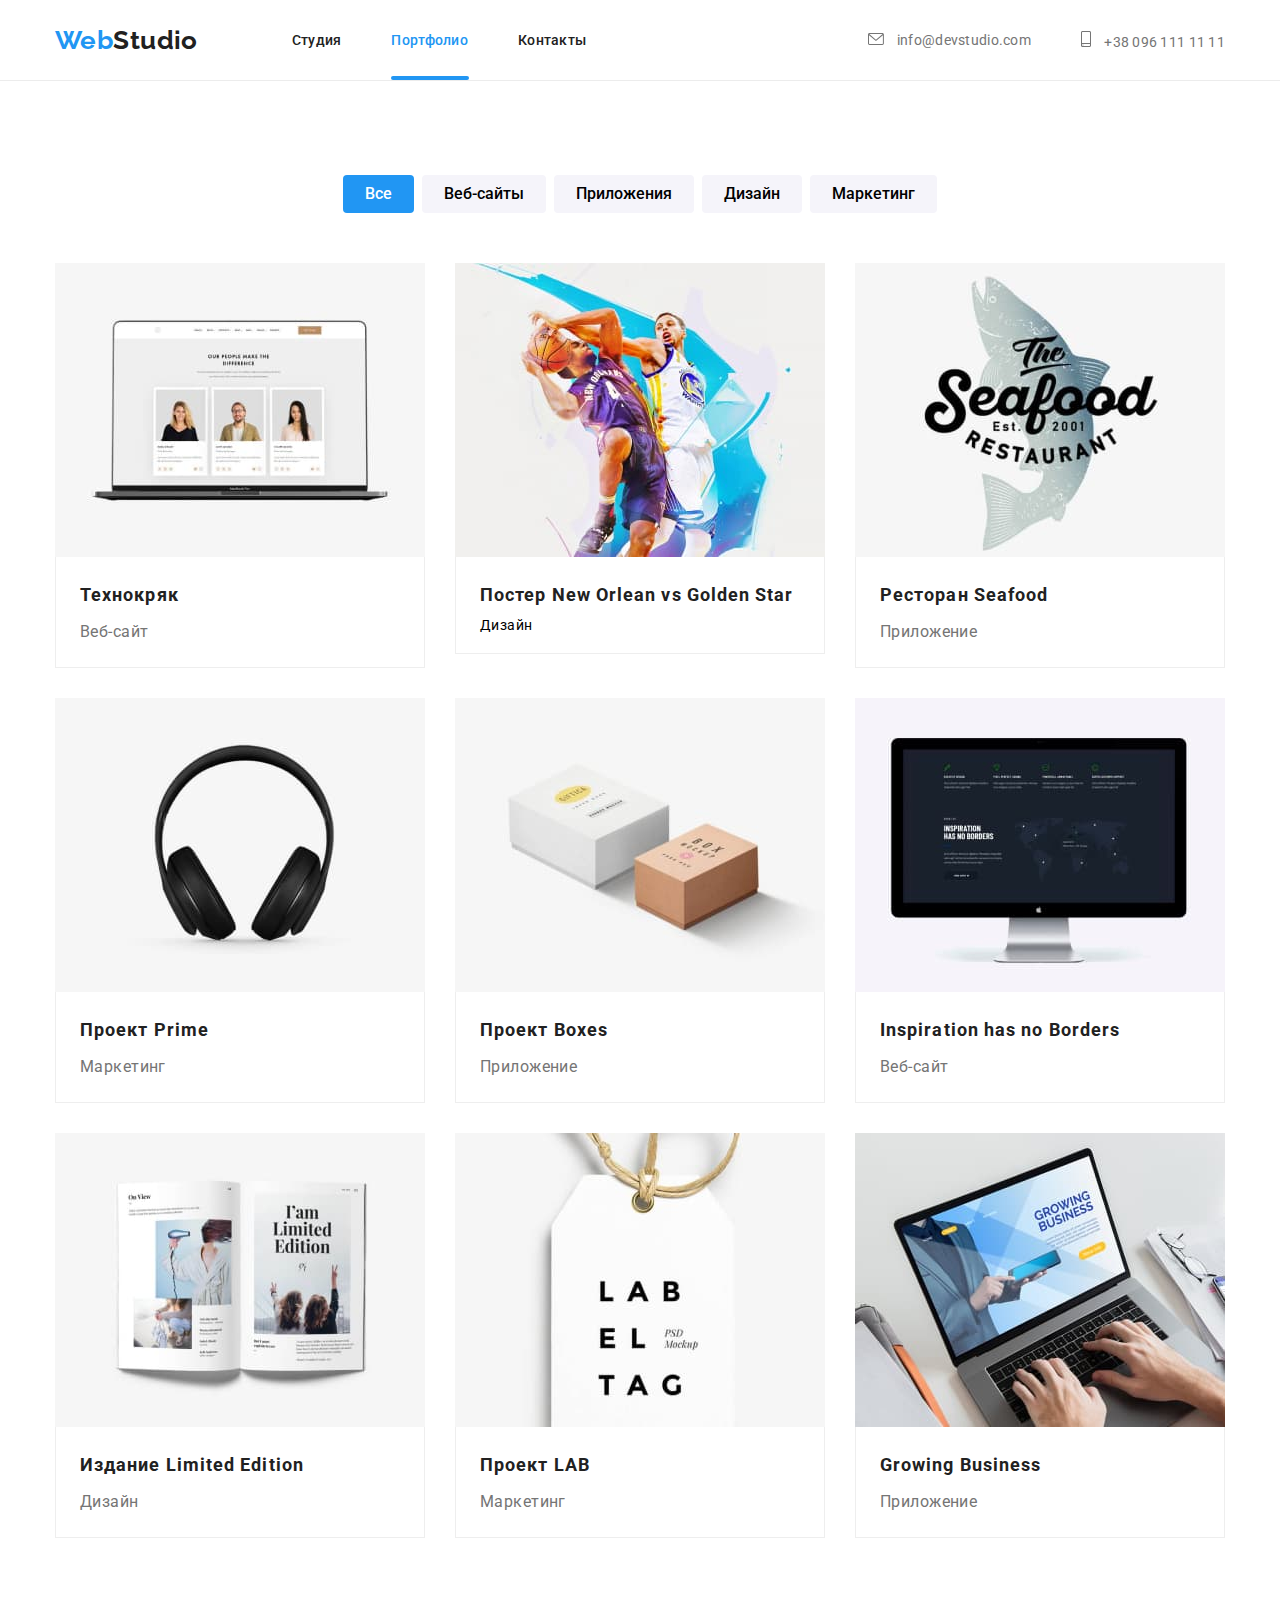
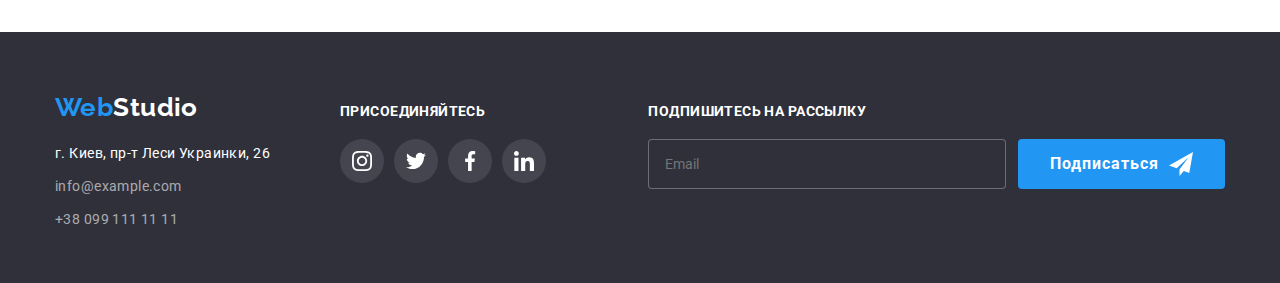
<file: portfolio.html>
<!DOCTYPE html>
<html lang="ru">
  <head>
    <meta charset="UTF-8" />
    <meta http-equiv="X-UA-Compatible" content="IE=edge" />
    <meta name="viewport" content="width=device-width, initial-scale=1.0" />
    <title>Портфолио</title>
    <link rel="preconnect" href="https://fonts.googleapis.com">
    <link rel="preconnect" href="https://fonts.gstatic.com" crossorigin>
    <link href="https://fonts.googleapis.com/css2?family=Raleway:wght@700&family=Roboto:wght@400;500;700;900&display=swap" rel="stylesheet">
    <link rel="stylesheet" href="css/normalize.css">
    <link rel="stylesheet" href="./css/main.min.css" />    
  </head>
  <body>
    <header>
      <div class="container">
        <div class="navigation">
          <nav class="navigation-ll">
            <a class="logo" href="#" lang="en">Web<span class="logo-ll">Studio</span></a>
            <ul class="navigation-ll__nav-l navigation-dekstop">
              <li class="navigation-ll__list-font"><a class="navigation-ll__list-lll list-studio" href="./index.html">Студия</a></li>
              <li class="navigation-ll__list-font"><a class="navigation-ll__list-ll underline-portfolio" href="#">Портфолио</a></li>
              <li class="navigation-ll__list-font"><a class="navigation-ll__list-lll" href="#">Контакты</a></li>
            </ul>
          </nav>
          <ul class="navigation-ll__telmail-ll mail-mavigation-dekstop">
            <li class="navigation-ll__list-font navigation-ll__list-font-dekstop">
              <a class="navigation-ll__list-font-email-tel-ll" href="mailto:info@devstudio.com">
                <svg class="navigation-ll__mail-tel-svg" width="16" height="12">
                <use href="./images/icons.svg#icon-mail"></use>
              </svg>
              info@devstudio.com</a>
            </li>
            <li class="navigation-ll__list-font navigation-ll__list-font-dekstop">
              <a class="navigation-ll__list-font-email-tel-ll" href="tel:+380961111111">
                <svg class="navigation-ll__mail-tel-svg" width="10" height="16">
                <use href="./images/icons.svg#icon-phone"></use>
              </svg>
              +38 096 111 11 11</a>
            </li>
          </ul>
        </div>
      </div>
    </header>
    <main>
      <section class="section-main">
          <div class="container">
            <h1 class="section-main__header-ll">Информация</h1>
          <ul class="button-menu-list">
            <li>
              <button class="button-menu-list__button-list-ll-aktiv" type="button">Все</button>
            </li>
            <li>
              <button class="button-menu-list__button-list-ll" type="button">Веб-сайты</button>
            </li>
            <li>
              <button class="button-menu-list__button-list-ll" type="button">Приложения</button>
            </li>
            <li>
              <button class="button-menu-list__button-list-ll" type="button">Дизайн</button>
            </li>
            <li>
              <button class="button-menu-list__button-list-ll" type="button">Маркетинг</button>
            </li>
          </ul>
          <ul class="photo-list-p">
            <li>
                <a class="photo-list-p__block-all" href="#">
                  <div class="photo-list-p__block-description">
                    <img class="photo-main" src="./images-portfolio/comp.jpg" alt="img1p" />
                    <div class="photo-list-p__description-list">
                      <p class="photo-list-p__text-description">
                        Ресурс предлагает комплексные предложения с разным уровнем функционала и сервисов. Все это позволит посетителю получить исчерпывающие сведения о компании или частном лице.
                      </p>
                  </div>
                  </div>
                <div class="photo-list-p__looo">
                  <h2 class="photo-list-p__header-list-ll">Технокряк</h2>
                  <p class="photo-list-p__text-list-ll">Веб-сайт</p>
                </div>
                </a>
            </li>
            <li>
                <a class="photo-list-p__block-all" href="#">
                  <div class="photo-list-p__block-description">
                    <img class="photo-main" src="./images-portfolio/bask.jpg" alt="img2p" />
                    <div class="photo-list-p__description-list">
                      <p class="photo-list-p__text-description">
                        Ресурс предлагает комплексные предложения с разным уровнем функционала и сервисов. Все это позволит посетителю получить исчерпывающие сведения о компании или частном лице.
                      </p>
                    </div>
                  </div>
                <div class="photo-list-p__looo">
                  <h2 class="photo-list-p__header-list-ll">Постер New Orlean vs Golden Star</h2>
                <p class="text-list-ll">Дизайн</p>
                </div>
                </a>
            </li>
            <li>
                <a class="photo-list-p__block-all" href="#">
                  <div class="photo-list-p__block-description">
                    <img class="photo-main" src="./images-portfolio/fish.jpg" alt="img3p" />
                    <div class="photo-list-p__description-list">
                      <p class="photo-list-p__text-description">
                        Ресурс предлагает комплексные предложения с разным уровнем функционала и сервисов. Все это позволит посетителю получить исчерпывающие сведения о компании или частном лице.
                      </p>
                    </div>
                  </div>
                <div class="photo-list-p__looo">
                  <h2 class="photo-list-p__header-list-ll">Ресторан Seafood</h2>
                  <p class="photo-list-p__text-list-ll">Приложение</p>
                </div>
                </a>           
            </li>
            <li>
                <a class="photo-list-p__block-all" href="#">
                  <div class="photo-list-p__block-description">
                    <img class="photo-main" src="./images-portfolio/img (13).jpg" alt="img4p" />
                    <div class="photo-list-p__description-list">
                      <p class="photo-list-p__text-description">
                        Ресурс предлагает комплексные предложения с разным уровнем функционала и сервисов. Все это позволит посетителю получить исчерпывающие сведения о компании или частном лице.
                      </p>
                    </div>
                  </div>
                <div class="photo-list-p__looo">
                  <h2 class="photo-list-p__header-list-ll">Проект Prime</h2>
                  <p class="photo-list-p__text-list-ll">Маркетинг</p>
                </div>
                </a>
            </li>
            <li>
                <a class="photo-list-p__block-all" href="#">
                  <div class="photo-list-p__block-description">
                    <img class="photo-main" src="./images-portfolio/img (14).jpg" alt="img5p" />
                    <div class="photo-list-p__description-list">
                      <p class="photo-list-p__text-description">
                        Ресурс предлагает комплексные предложения с разным уровнем функционала и сервисов. Все это позволит посетителю получить исчерпывающие сведения о компании или частном лице.
                      </p>
                    </div>
                  </div>
                <div class="photo-list-p__looo">
                  <h2 class="photo-list-p__header-list-ll">Проект Boxes</h2>
                  <p class="photo-list-p__text-list-ll">Приложение</p>
                </div>
                </a>
            </li>
            <li>
                <a class="photo-list-p__block-all" href="#">
                  <div class="photo-list-p__block-description">
                    <img class="photo-main" src="./images-portfolio/img (15).jpg" alt="img6p" />
                    <div class="photo-list-p__description-list">
                      <p class="photo-list-p__text-description">
                        Ресурс предлагает комплексные предложения с разным уровнем функционала и сервисов. Все это позволит посетителю получить исчерпывающие сведения о компании или частном лице.
                      </p>
                    </div>
                  </div>
                <div class="photo-list-p__looo">
                  <h2 class="photo-list-p__header-list-ll">Inspiration has no Borders</h2>
                  <p class="photo-list-p__text-list-ll">Веб-сайт</p>
                </div>
                </a>
            </li>
            <li>
                <a class="photo-list-p__block-all" href="#">
                  <div class="photo-list-p__block-description">
                    <img class="photo-main" src="./images-portfolio/img (16).jpg" alt="img7p" />
                    <div class="photo-list-p__description-list">
                      <p class="photo-list-p__text-description">
                        Ресурс предлагает комплексные предложения с разным уровнем функционала и сервисов. Все это позволит посетителю получить исчерпывающие сведения о компании или частном лице.
                      </p>
                    </div>
                  </div>
                <div class="photo-list-p__looo">
                  <h2 class="photo-list-p__header-list-ll">Издание Limited Edition</h2>
                  <p class="photo-list-p__text-list-ll">Дизайн</p>
                </div>
                </a>
            </li>
            <li>
                <a class="photo-list-p__block-all" href="#">
                  <div class="photo-list-p__block-description">
                    <img class="photo-main" src="./images-portfolio/brel.jpg" alt="img8p" />
                    <div class="photo-list-p__description-list">
                      <p class="photo-list-p__text-description">
                        Ресурс предлагает комплексные предложения с разным уровнем функционала и сервисов. Все это позволит посетителю получить исчерпывающие сведения о компании или частном лице.
                      </p>
                    </div>
                  </div>
                <div class="photo-list-p__looo">
                  <h2 class="photo-list-p__header-list-ll">Проект LAB</h2>
                  <p class="photo-list-p__text-list-ll">Маркетинг</p>
                </div>
                </a>
            </li>
            <li>
                <a class="photo-list-p__block-all" href="#">
                  <div class="photo-list-p__block-description">
                    <img class="photo-main" src="./images-portfolio/comp2.jpg" alt="img9p" />
                    <div class="photo-list-p__description-list">
                      <p class="photo-list-p__text-description">
                        Ресурс предлагает комплексные предложения с разным уровнем функционала и сервисов. Все это позволит посетителю получить исчерпывающие сведения о компании или частном лице.
                      </p>
                    </div>
                  </div>
                <div class="photo-list-p__looo">
                  <h2 class="photo-list-p__header-list-ll">Growing Business</h2>
                  <p class="photo-list-p__text-list-ll">Приложение</p>
                </div>
                </a>
            </li>
          </ul>
          </div>
      </main>
      </section>
      <footer class="big-footer">
        <div class="container footer-general">
          <div class="dekstop-foot">
            <div class="footer-l">
              <a class="logo-foot" href="#" lang="en">Web<span class="logo-lll">Studio</span></a>
        <address>
          <ul class="contacts-list">
            <li class="contacts-list__list-cont-l">
             <a style="text-decoration: none;" class="contacts-list__city" href="https://bit.ly/3pXMvUd">г. Киев, пр-т Леси Украинки, 26</a>
            </li>
            <li class="contacts-list__list-cont-ll">
              <a style="text-decoration: none;" class="contacts-list__email-tel" href="mailto:info@example.com">info@example.com</a>
            </li>
            <li class="contacts-list__list-cont-lll">
              <a style="text-decoration: none;" class="contacts-list__email-tel" href="tel:+380991111111">+38 099 111 11 11</a>
            </li>
          </ul>
        </address>
          </div>
          <div class="contacts-footer">
            <p class="contacts-footer__header-lpl">ПРИСОЕДИНЯЙТЕСЬ</p>
            <ul class="ul-contacts-footer">           
              <li>
                <a class="ul-contacts-footer__contacts-link-footer" href="#">
                  <svg class="ul-contacts-footer__contacts-icons-footer" width="20" height="20">
                  <use href="./images/icons.svg#icon-instagram"></use>
                </svg>
                </a>
              </li>
              <li>
                <a class="ul-contacts-footer__contacts-link-footer" href="#">
                  <svg class="ul-contacts-footer__contacts-icons-footer" width="20" height="20">
                    <use href="./images/icons.svg#icon-twitter"></use>
                  </svg>
                </a>    
              </li>
              <li>
                <a class="ul-contacts-footer__contacts-link-footer" href="#">
                  <svg class="ul-contacts-footer__contacts-icons-footer" width="20" height="20">
                    <use href="./images/icons.svg#icon-facebook"></use>
                  </svg>
             </a>
              </li>
                 <li>
                  <a class="ul-contacts-footer__contacts-link-footer" href="#">
                    <svg class="ul-contacts-footer__contacts-icons-footer" width="20" height="20">
                      <use href="./images/icons.svg#icon-linkedin"></use>
                    </svg>
               </a>
                 </li>              
            </ul>
          </div>
          </div>
          <div class="newsletter">
            <p class="newsletter__subscribe">ПОДПИШИТЕСЬ НА РАССЫЛКУ</p>
            <form class="form-foot">
              <input class="form-foot__subscribe-email-foot" type="email" id="subscribe-email" name="subscribe-email" placeholder="Email">
              <button class="form-foot__button-foot" type="submit" data-modal-open>
                  Подписаться <svg class="icon-foot" width="24px" height="24px"><use href="./images/icons.svg#icon-telegram-1"></use></svg>
              </button>
            </form>
          </div>
        </div>
      </footer>
  </body>
</html>
</file>
<file: css/main.min.css>
*,*::before,*::after{box-sizing:inherit}.container{max-width:1200px;margin:0 auto;padding-left:15px;padding-right:15px}h1,h2,h3,h4,h5,h6,p{margin:0}img{display:block;max-width:100%;height:auto}address{font-style:normal}header{border-bottom:1px solid #ececec}ul{list-style:none;padding:0;margin:0}a{text-decoration:none;color:inherit}:root{--color-hover: #2196f3;--font-family: "Raleway", sans-serif;--color-color2: #757575;--background-color-color3: #2f303a;--background-color-color4: #f5f4fa;--color-color3: #212121;--color-color4: #fff;--background-color5: #188ce8;--color-color5: rgba(255, 255, 255, 0.6);--box-shadow: 0px 1px 3px rgba(0, 0, 0, 0.12), 0px 1px 1px rgba(0, 0, 0, 0.14), 0px 2px 1px rgba(0, 0, 0, 0.2);--decor-photo-background: #F5F4FA;--icons-contacts: #AFB1B8;--background-color-footer: rgba(255, 255, 255, 0.1);--color-company: #AFB1B8;--block-shadow: 0px 1px 1px rgba(0, 0, 0, 0.12), 0px 4px 4px rgba(0, 0, 0, 0.06), 1px 4px 6px rgba(0, 0, 0, 0.16);--button-shadow: 0px 3px 1px rgba(0, 0, 0, 0.1), 0px 1px 2px rgba(0, 0, 0, 0.08), 0px 2px 2px rgba(0, 0, 0, 0.12);--color-description: rgba(47, 48, 58, 0.8);--block: #2196F3;--modal-window: rgba(0, 0, 0, 0.2);--rgba-decription: rgba(33, 150, 243, 0.9);--modal-window-shadow: 0px 1px 3px rgba(0, 0, 0, 0.12), 0px 1px 1px rgba(0, 0, 0, 0.14), 0px 2px 1px rgba(0, 0, 0, 0.2);--checkbox: #212121;--input-foot: #2F303A;--exit-button: rgba(0, 0, 0, 0.1);--box-shadow-button-modal: 0px 4px 4px rgba(0, 0, 0, 0.15);--button-modal: #188CE8}body{font-family:Roboto;font-size:14px;letter-spacing:.03em;background-color:var(--color-color4)}html{box-sizing:border-box;scroll-behavior:smooth}.section-l__button{margin-top:30px;left:50%;padding:10px 32px;border-radius:4px;font-weight:700;font-size:16px;line-height:1.87;border:0;letter-spacing:.06em;background-color:var(--color-hover);color:var(--color-color4)}.section-l__button:hover,.section-l__button:focus{background-color:var(--background-color5);color:var(--color-color4);transition:250ms cubic-bezier(0.4, 0, 0.2, 1)}.form-foot__button-foot{display:flex;align-items:center;padding:10px 32px;border-radius:4px;font-weight:700;font-size:16px;line-height:1.87;border:0;letter-spacing:.06em;margin-left:12px;background-color:var(--color-hover);color:var(--color-color4)}.form-foot__button-foot{margin:0 auto}.button-span{display:flex;justify-content:center;align-items:center}.modal__modal-button{position:absolute;top:8px;right:8px;width:30px;height:30px;border:1px solid var(--exit-button);border-radius:50%;background:rgba(0,0,0,0)}.modal__modal-button:hover .modal__exit-modal{fill:var(--color-hover);transition:250ms cubic-bezier(0.4, 0, 0.2, 1)}.form__button-modal{display:block;margin:0 auto;padding:10px 56px;border-radius:4px;font-weight:700;font-size:16px;line-height:1.87;border:0;letter-spacing:.06em;background-color:var(--color-hover);color:var(--color-color4)}.form__button-modal:hover{background:var(--button-modal);box-shadow:var(--box-shadow-button-modal);transition:250ms cubic-bezier(0.4, 0, 0.2, 1)}.button-menu-list{list-style-type:none;display:flex;flex-wrap:wrap;gap:8px}@media(min-width: 480px){.button-menu-list{justify-content:start}}@media(min-width: 768px){.button-menu-list{justify-content:center}}.button-menu-list__button-list-ll{border:0;cursor:pointer;padding:6px 22px;border-radius:4px;font-weight:500;font-size:16px;line-height:1.6;background-color:var(--background-color-color4)}.button-menu-list__button-list-ll-aktiv{border:0;cursor:pointer;padding:6px 22px;border-radius:4px;font-weight:500;font-size:16px;line-height:1.6;color:var(--color-color4);background-color:var(--color-hover)}.button-menu-list__button-list-ll-aktiv:hover{transition:250ms cubic-bezier(0.4, 0, 0.2, 1);box-shadow:var(--box-shadow)}.button-menu-list__button-list-ll:hover,.button-menu-list__button-list-ll:focus{transition:250ms cubic-bezier(0.4, 0, 0.2, 1);color:var(--color-color4);background-color:var(--color-hover);box-shadow:var(--box-shadow)}.section-l__header-l{text-transform:uppercase;font-size:44px;font-weight:900;line-height:1.36;letter-spacing:.06em;height:120px;text-align:center;margin:0 auto;color:var(--color-color4)}.section-l__header-l{max-width:360px;font-weight:900;font-size:26px;line-height:1.6;letter-spacing:.06em;height:84px}@media(min-width: 768px){.section-l__header-l{max-width:696px;text-transform:uppercase;font-size:44px;font-weight:900;line-height:1.36;letter-spacing:.06em;height:120px;text-align:center;margin:0 auto;color:var(--color-color4)}}.header-menu-list{display:flex;gap:30px;justify-content:center;list-style-type:none;flex-wrap:wrap}.header-menu-list__header-list{font-size:14px;font-weight:700;line-height:1.17;margin-bottom:10px;text-transform:uppercase}.header-menu-list__header-list{text-align:center}@media(min-width: 768px){.header-menu-list__header-list{text-align:left}}.header-menu-list__text-list{display:flex;height:75px;color:var(--color-color2);line-height:1.7;margin:0}.header-menu-list__text-list{max-width:450px}@media(min-width: 768px){.header-menu-list__text-list{max-width:354px}}@media(min-width: 1200px){.header-menu-list__text-list{max-width:270px}}.header-menu-list__decor-photo{display:flex;justify-content:center;align-items:center;margin-bottom:30px;max-width:270px;height:120px;background-color:var(--decor-photo-background)}.header-menu-list__decor-photo{max-width:450px}@media(min-width: 768px){.header-menu-list__decor-photo{max-width:354px}}.section-lll__header-photo{display:flex;justify-content:center;margin-bottom:50px;font-weight:700;font-size:36px;line-height:1.17}.contacts-footer__header-lpl{color:var(--color-color4);font-weight:700;font-size:14px;line-height:16px;letter-spacing:.03em}.form__form-header{text-align:center;font-weight:700;font-size:20px;line-height:1.17;letter-spacing:.03em;margin-bottom:12px}.section-main__header-ll{position:absolute;width:1px;height:1px;margin:-1px;padding:0;overflow:hidden;border:0;clip:rect(0 0 0 0)}.photo-list-p__header-list-ll{font-weight:700;letter-spacing:.06em;font-size:18px;line-height:2;margin-bottom:4px;color:var(--color-color3)}.clients-company{display:flex}.clients-company__regular-clients{font-weight:700;font-size:36px;line-height:1.17;letter-spacing:.03em;text-align:center}.company-list{display:flex;margin-top:50px;align-items:center;justify-content:center;gap:30px}.dekstop-company-list{flex-wrap:wrap}.company-list__company-block{width:210px}@media(min-width: 768px){.company-list__company-block{width:226px}}@media(min-width: 1200px){.company-list__company-block{width:170px}}.company-list__company-block .company-list__company-link{display:flex;justify-content:center;align-items:center;height:92px;border:1px solid #afb1b8;border-radius:4px}.company-list__company-icons{display:flex;align-items:center;justify-content:center;text-align:center}.company-list__company-block .company-list__company-link{color:var(--color-company)}.company-list__company-block .company-list__company-icons{fill:currentColor}.company-list__company-block .company-list__company-link:hover,.company-list__company-block .company-list__company-link:focus{transition:250ms cubic-bezier(0.4, 0, 0.2, 1);color:var(--color-hover);border:1px solid var(--block)}.contacts-footer{display:grid;justify-content:center;padding-bottom:80px}@media(min-width: 1200px){.contacts-footer{margin-left:70px;max-width:206px;padding-bottom:0}}.contacts-footer__header-lpl{color:var(--color-color4);font-weight:700;font-size:14px;line-height:16px;letter-spacing:.03em}.contacts-footer__header-lpl{text-align:center}@media(min-width: 1200px){.contacts-footer__header-lpl{text-align:start}}.ul-contacts-footer{margin-top:20px}.contacts-footer .ul-contacts-footer{display:flex;gap:10px}.contacts-footer .ul-contacts-footer__contacts-link-footer{display:block;max-width:44px;background-color:var(--background-color-footer);height:44px;padding:12px;background-position:center;border-radius:50%;color:var(--color-color4);cursor:pointer}.contacts-footer .ul-contacts-footer__contacts-icons-footer{width:20px;height:20px;fill:currentColor}.contacts-footer .ul-contacts-footer__contacts-link-footer:hover,.contacts-footer .ul-contacts-footer__contacts-link-footer:focus{transition:250ms cubic-bezier(0.4, 0, 0.2, 1);background-color:var(--color-hover)}.footer-general{align-items:baseline}@media(min-width: 1200px){.footer-general{display:flex;justify-content:space-between}}@media(min-width: 768px){.dekstop-foot{display:flex;align-items:baseline;justify-content:space-around}}@media(min-width: 1200px){.dekstop-foot{display:flex;align-items:baseline}}.footer-l{display:grid;justify-content:center;padding-bottom:60px}@media(min-width: 1200px){.footer-l{display:inline;justify-content:start;padding-bottom:0}}.logo-foot{text-decoration:none;font-family:var(--font-family);font-weight:700;font-size:26px;line-height:1.17;color:var(--color-hover);padding-bottom:25px}.logo-foot{padding-bottom:0;text-align:center}@media(min-width: 1200px){.logo-foot{text-align:start;padding-top:25px}}.big-footer{background-color:var(--background-color-color3);padding-top:60px;padding-bottom:60px}.contacts-list{list-style-type:none;margin-top:20px;max-width:231px;height:81px}.contacts-list{text-align:center}@media(min-width: 1200px){.contacts-list{text-align:start}}.contacts-list__list-cont-l,.contacts-list__list-cont-ll{margin-bottom:9px}.contacts-list__city{text-decoration:none;color:var(--color-color4);line-height:1.7;font-style:normal}.contacts-list__city:hover{transition:250ms cubic-bezier(0.4, 0, 0.2, 1);color:var(--color-hover)}.contacts-list__email-tel{text-decoration:none;line-height:1.7;color:var(--color-color5);font-style:normal}.contacts-list__email-tel:hover{transition:250ms cubic-bezier(0.4, 0, 0.2, 1);color:var(--color-hover)}.logo-lll{color:var(--color-color4)}.newsletter{display:grid;justify-content:center}@media(min-width: 1200px){.newsletter{display:inline;justify-content:start}}.newsletter__subscribe{color:var(--color-color4);font-weight:700;font-size:14px;line-height:1.17;letter-spacing:.03em}.newsletter__subscribe{text-align:center}@media(min-width: 1200px){.newsletter__subscribe{text-align:start}}@media(min-width: 480px){.form-foot__button-foot{margin:0 auto;margin-top:20px}}@media(min-width: 1200px){.form-foot__button-foot{display:flex;align-items:center;padding:10px 32px;border-radius:4px;font-weight:700;font-size:16px;line-height:1.87;border:0;letter-spacing:.06em;margin-left:12px;background-color:var(--color-hover);color:var(--color-color4)}}.form-foot__subscribe-email-foot{margin-top:20px;padding-left:16px;padding-top:15px;height:50px;padding-bottom:15px;border-radius:4px;background-color:var(--input-foot);border:1px solid rgba(255,255,255,.3);color:var(--color-color4)}.form-foot__subscribe-email-foot{width:450px}@media(min-width: 1200px){.form-foot__subscribe-email-foot{display:flex;max-width:358px}}@media(min-width: 1200px){.form-foot{display:flex;align-items:baseline}}.icon-foot{margin-left:10px}.navigation{display:flex;align-items:center}.navigation-ll{display:flex}.navigation-dekstop{display:none}@media(min-width: 768px){.navigation-dekstop{display:flex}}.navigation-ll__nav-l{gap:50px;margin-left:94px}.navigation-ll__telmail-ll{justify-content:center;align-items:center;gap:50px;margin-left:auto}.mail-mavigation-dekstop{display:none}@media(min-width: 768px){.mail-mavigation-dekstop{display:block}}@media(min-width: 1200px){.mail-mavigation-dekstop{display:flex}}.navigation-ll__mail-tel-svg{fill:#757575;margin-right:10px}.logo{text-decoration:none;font-family:var(--font-family);font-weight:700;font-size:26px;line-height:1.17;color:var(--color-hover);padding-top:25px;padding-bottom:25px}.logo-ll{color:var(--color-color3)}.navigation-ll__list:hover{color:var(--color-hover);transition:250ms cubic-bezier(0.4, 0, 0.2, 1)}.navigation-ll__list-font{position:relative;line-height:1.17;list-style-type:none;letter-spacing:.02em;padding-top:32px;padding-bottom:32px}@media(min-width: 768px){.navigation-ll__list-font-dekstop{padding:0}}.underline-portfolio::after{display:flex;position:absolute;bottom:0;width:78px;height:4px;background-color:var(--block);border-radius:2px;content:""}.underline-studio::after{display:flex;position:absolute;bottom:0;width:48.62px;height:4px;background-color:var(--block);border-radius:2px;content:""}.list-studio:hover::after{display:flex;position:absolute;bottom:0;width:48.62px;height:4px;background-color:var(--block);border-radius:2px;transition:250ms cubic-bezier(0.4, 0, 0.2, 1);content:""}.list-portfolio:hover::after{display:flex;position:absolute;bottom:0;width:78px;height:4px;background-color:var(--block);border-radius:2px;transition:250ms cubic-bezier(0.4, 0, 0.2, 1);content:""}.navigation-ll__list{color:var(--color-color3);font-weight:500;text-decoration:none;padding-top:32px;padding-bottom:32px}.navigation-ll__list-l{color:var(--color-hover);font-weight:500;text-decoration:none;padding-top:32px;padding-bottom:32px}.navigation-ll__list-font-email-tel{display:flex;align-items:center;line-height:1.17;color:var(--color-color2);font-weight:500;text-decoration:none}.navigation-ll__list-font-email-tel:hover .navigation-ll__mail-tel-svg,.navigation-ll__list-font-email-tel:focus .navigation-ll__mail-tel-svg{fill:var(--color-hover);transition:250ms cubic-bezier(0.4, 0, 0.2, 1)}.navigation-ll__list-font-email-tel:hover{color:var(--color-hover);transition:cubic-bezier(250ms)}.section-l{background-color:var(--background-color-color3);padding:200px 0;text-align:center;background-image:linear-gradient(to right, rgba(47, 48, 58, 0.4), rgba(47, 48, 58, 0.4)),url("../images/header-img.jpg");max-width:1600px;margin:0 auto;background-repeat:no-repeat;background-size:cover;background-position:center}.section-main{padding-top:94px;padding-bottom:94px}.section-ll{display:flex}.section-ll__invisible{font-size:0px}.section-lll{display:flex;padding-top:0}.photo-flex{display:flex;gap:30px;justify-content:center;list-style-type:none;position:relative;flex-wrap:wrap}.section-lll{display:none}@media(min-width: 1200px){.section-lll{display:flex}}.photo-flex__description-photo{font-weight:700;font-size:14px;width:205px;height:16px;line-height:1.17;letter-spacing:0,3em;color:var(--color-color4)}.photo-flex__description-photo-block{display:flex;justify-content:center;align-items:center;position:absolute;background-color:var(--color-description);bottom:0;width:370px;height:70px}.big-team{display:flex;padding-top:94px;background-color:var(--background-color-color4);padding-bottom:94px}.team-our{list-style-type:none;display:flex;flex-wrap:wrap;gap:30px;justify-content:center;margin:0}.big-team__team{display:flex;justify-content:center;font-weight:700;font-size:36px;line-height:1.17;margin-bottom:50px}.team-our__photo-members{background-color:var(--color-color4);box-shadow:var(--box-shadow);border-radius:0px 0px 4px 4px}.team-our__photo-members{width:450px}@media(min-width: 768px){.team-our__photo-members{width:354px}}@media(min-width: 1200px){.team-our__photo-members{width:270px}}.team-our__photo-list{width:450px}@media(min-width: 768px){.team-our__photo-list{width:354px}}@media(min-width: 1200px){.team-our__photo-list{width:270px}}.team-our__photo-list{margin-bottom:30px}.team-our__members{text-align:center;font-weight:500;font-size:16px;line-height:1.17;margin-bottom:10px}.team-our__profession{text-align:center;color:var(--color-color2);font-size:16;line-height:1.17;margin-bottom:16px}.team-our__contacts-members .ul-contacts{display:flex;gap:10px;margin-bottom:30px;justify-content:center}.team-our__contacts-members .ul-contacts__contacts-link{display:block;width:44px;height:44px;padding:12px;background-position:center;border-radius:50%;color:var(--icons-contacts);cursor:pointer}.team-our__contacts-members .ul-contacts__contacts-icons{width:20px;height:20px;fill:currentColor}.team-our__contacts-members .ul-contacts__contacts-link:hover,.team-our__contacts-members .ul-contacts__contacts-link:focus{background-color:var(--color-hover);transition:250ms cubic-bezier(0.4, 0, 0.2, 1);color:var(--color-color4)}.backdrop{position:fixed;width:100%;height:100%;top:0;left:0;background-color:var(--modal-window);transition:opacity 250ms,visibility 250ms}.backdrop.is-hidden{opacity:0;visibility:hidden;pointer-events:none}.modal{position:absolute;padding:40px;top:50%;left:50%;transform:translate(-50%, -50%);width:528px;height:581px;background-color:var(--color-color4);border-radius:4px;box-shadow:var(--modal-window-shadow)}.modal{width:450px;height:609px}@media(min-width: 1200px){.modal{width:528px;height:581px}}.form__form-label{display:block;font-size:12px;line-height:1.17;letter-spacing:.01em;color:var(--color-color2)}.form__form-field{position:relative;margin-bottom:10px}.form__form-label{margin-bottom:4px}.form__form-input-contacts{width:100%;border-radius:4px;border:1px solid rgba(33,33,33,.2);height:40px;padding-left:42px;outline:none}.form__form-input-contacts:focus,.form__form-input-contacts:hover{border-color:var(--color-hover);transition:250ms cubic-bezier(0.4, 0, 0.2, 1)}.form__area-comments{resize:none;width:100%;height:120px;border:1px solid rgba(33,33,33,.2);border-radius:4px;padding:12px 16px 12px 16px;outline:none}.form__area-comments:focus,.form__area-comments:hover{border-color:var(--color-hover);transition:250ms cubic-bezier(0.4, 0, 0.2, 1)}.form__form-field-comments{position:relative;margin-bottom:20px}.form__icon-modal{position:absolute;left:0;top:50%;margin-left:12px}.form__form-input-contacts:focus+.form__icon-modal,.form__form-input-contacts:hover+.form__icon-modal{fill:var(--color-hover);transition:250ms cubic-bezier(0.4, 0, 0.2, 1)}.form__terms-modal{color:var(--color-hover);text-decoration:underline}.form__form-field-checkbox{display:flex;justify-content:center;align-items:center;color:var(--color-color2);font-size:14px;line-height:1.7;margin-bottom:30px}.form__form-checkbox{display:flex}.form__checkbox-input{-webkit-appearance:none;-moz-appearance:none;appearance:none}.form__checkbox-input:checked+.form__check-mark{opacity:1}.form__checkbox-control{display:flex;align-items:center;justify-content:center;position:relative;width:16px;height:15px;background:#fff;border:2px solid var(--checkbox);border-radius:2px;margin-right:8px}.form__check-mark{opacity:0;position:absolute;border-radius:2px;background-color:var(--color-hover)}.logo-ll{color:var(--color-color3)}.navigation-ll__list-lll:hover{color:var(--color-hover);transition:250ms cubic-bezier(0.4, 0, 0.2, 1)}.list-font-ll{line-height:1.17;list-style-type:none;letter-spacing:.02em}.navigation-ll__list-lll{text-decoration:none;letter-spacing:.02em;color:var(--color-color3);font-weight:500;padding-top:32px;padding-bottom:32px}.navigation-ll__list-ll{text-decoration:none;letter-spacing:.02em;color:var(--color-hover);font-weight:500;padding-top:32px;padding-bottom:32px}.navigation-ll__list-font-email-tel-ll{text-decoration:none;letter-spacing:.02em;line-height:1.17;list-style-type:none;color:var(--color-color2)}.navigation-ll__list-font-email-tel-ll:hover .navigation-ll__mail-tel-svg,.navigation-ll__list-font-email-tel-ll:focus .navigation-ll__mail-tel-svg{fill:var(--color-hover);transition:250ms cubic-bezier(0.4, 0, 0.2, 1)}.navigation-ll__list-font-email-tel-ll:hover{transition:250ms cubic-bezier(0.4, 0, 0.2, 1);color:var(--color-hover)}.photo-list-p{list-style:none;display:flex;flex-wrap:wrap;gap:30px;margin-top:50px;overflow:hidden}@media(max-width: 768px){.photo-list-p{justify-content:center}}.photo-list-p__looo{border-left:1px solid #eee;border-right:1px solid #eee;border-bottom:1px solid #eee;padding:20px 24px 20px 24px}.photo-list-p__block-description{position:relative;overflow:hidden}.photo-list-p__block-description{width:450px;height:294px}@media(min-width: 768px){.photo-list-p__block-description{width:354px;height:100%}}@media(min-width: 1200px){.photo-list-p__block-description{width:370px;height:100%}}.photo-main{width:450px}@media(min-width: 768px){.photo-main{width:354px}}@media(min-width: 1200px){.photo-main{width:370px}}.photo-list-p__description-list{position:absolute;top:0;left:0;display:flex;align-items:center;justify-content:center;background-color:var(--rgba-decription);width:370px;height:294px;transition:transform 250ms;transform:translateY(100%)}.photo-list-p__description-list{width:450px}@media(min-width: 768px){.photo-list-p__description-list{width:354px}}@media(min-width: 1200px){.photo-list-p__description-list{width:370px}}.photo-list-p__text-description{color:var(--color-color4);padding:63px 24px;font-size:18px;line-height:1.5;letter-spacing:0,3em}.photo-list-p__block-all:hover .photo-list-p__description-list{display:block;transform:translateY(0%);transition:250ms cubic-bezier(0.4, 0, 0.2, 1)}.photo-list-p__block-all{display:block}.photo-list-p__block-all{width:450px}@media(min-width: 768px){.photo-list-p__block-all{width:354px}}@media(min-width: 1200px){.photo-list-p__block-all{width:370px}}.photo-list-p__block-all:hover{transition:250ms cubic-bezier(0.4, 0, 0.2, 1);box-shadow:var(--block-shadow)}.photo-list-p__text-list-ll{font-size:16px;line-height:1.875;color:var(--color-color2)}.menu-container{padding-left:40px;padding-top:21px;padding-bottom:48px}.navmobile-list-font{font-weight:500;font-size:40px;line-height:1.17;letter-spacing:.02em;padding-bottom:35px}.navmobile-list-font:hover{color:var(--color-hover);transition:250ms cubic-bezier(0.4, 0, 0.2, 1)}.tel-mobilemenu{color:var(--color-hover);font-weight:500;font-size:34px;line-height:1.17;letter-spacing:.02em}.menu-tel{margin-bottom:32px}.email-mobilemenu{color:var(--color-color2);font-weight:500;font-size:24px;line-height:1.17;letter-spacing:.02em}.email-mobilemenu:hover{color:var(--color-hover);transition:250ms cubic-bezier(0.4, 0, 0.2, 1)}.mobile-list{margin-bottom:306px;margin-top:8px}.list-mobile-menu{padding-bottom:40px}.navmobile-list-font-activ{color:var(--color-hover)}.mobile-list-email{margin-bottom:64px}.contacts-menu{display:flex;gap:20px}.contacts-link{color:var(--color-hover);font-weight:500;font-size:18px;line-height:1.2;letter-spacing:.02em}.contacts-border{border-right:1px solid rgba(33,33,33,.2);padding-right:10px}.exit-menu-button{float:right;background:rgba(0,0,0,0);border:0}.exit-menu-button:hover{fill:var(--color-hover);transition:250ms cubic-bezier(0.4, 0, 0.2, 1)}.burger{background:rgba(0,0,0,0);margin-left:auto;border:0}@media(min-width: 768px){.burger{display:none}}.burger:hover{fill:var(--color-hover);transition:250ms cubic-bezier(0.4, 0, 0.2, 1)}.navigation-mobile{position:fixed;top:0;left:0;width:100%;height:100%;transform:translateX(100%);background-color:#fff}.navigation-mobile.is-open{transform:translateX(0%)}/*# sourceMappingURL=main.min.css.map */
</file>
